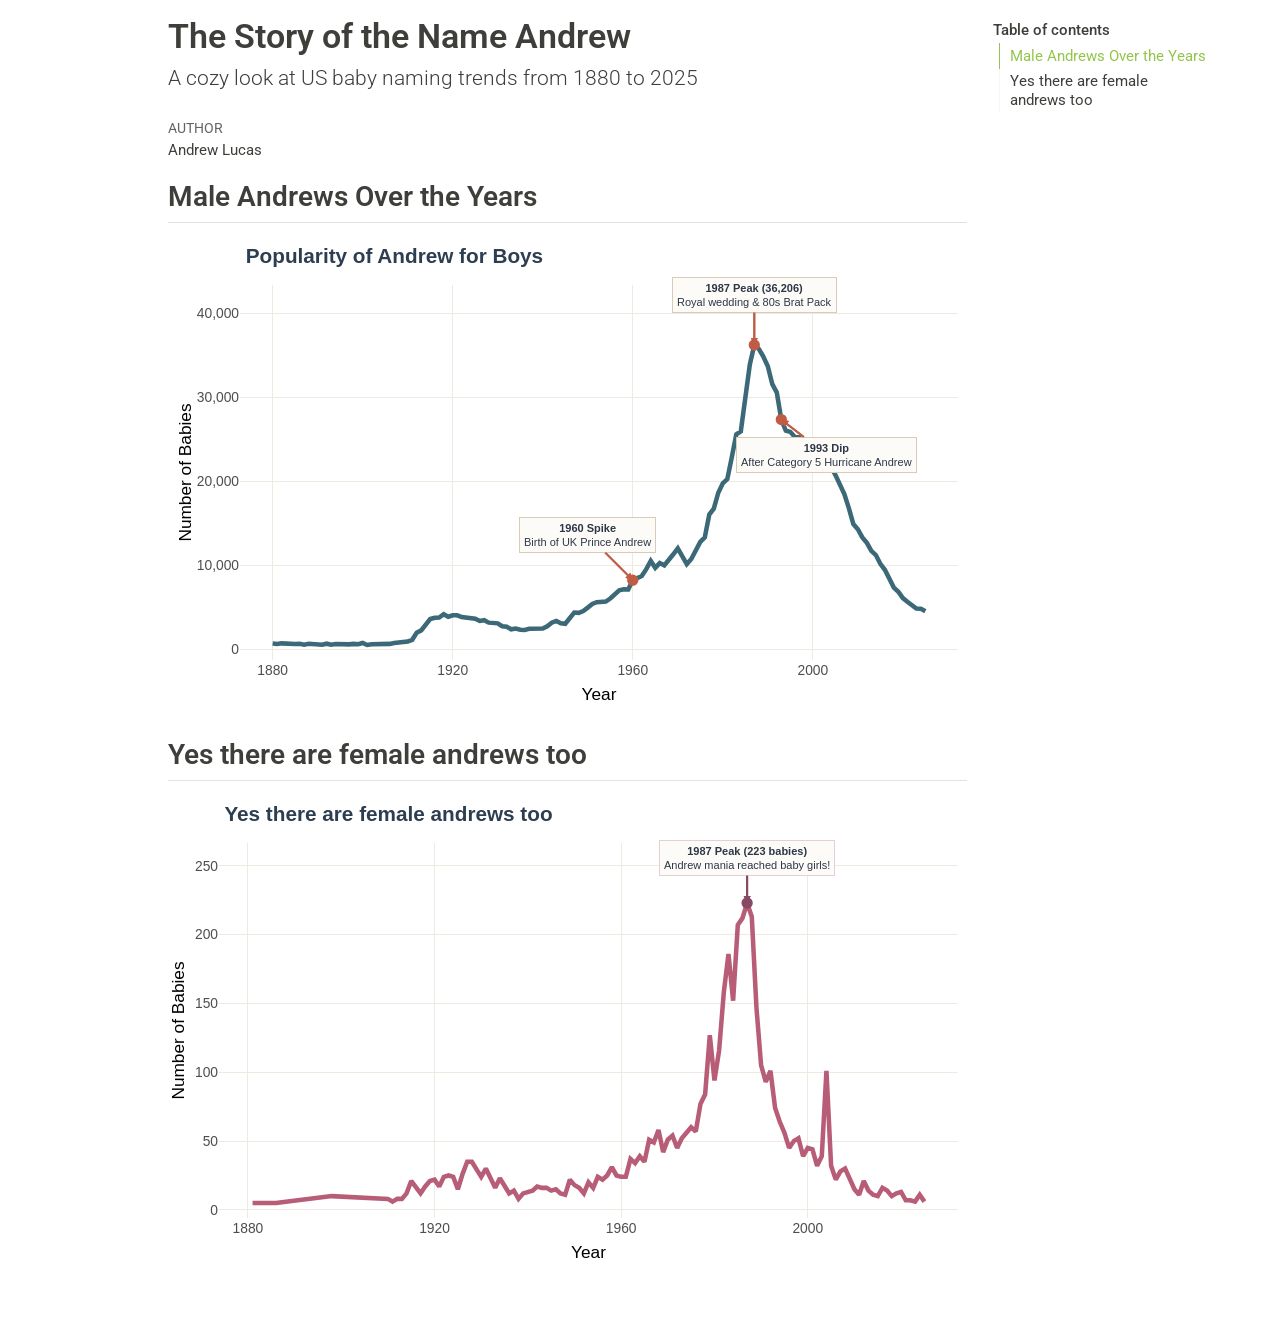
<file: index.html>
<!DOCTYPE html>
<html xmlns="http://www.w3.org/1999/xhtml" lang="en" xml:lang="en"><head>

<meta charset="utf-8">
<meta name="generator" content="quarto-1.10.18">

<meta name="viewport" content="width=device-width, initial-scale=1.0, user-scalable=yes">

<meta name="author" content="Andrew Lucas">

<title>The Story of the Name Andrew</title>
<style>
/* Default styles provided by pandoc.
** See https://pandoc.org/MANUAL.html#variables-for-html for config info.
*/
span.smallcaps{font-variant: small-caps;}
div.columns{display: flex; gap: 1.5em;}
div.column{flex: auto;}
@media screen {
div.columns{gap: min(4vw, 1.5em);}
div.column{overflow-x: auto;}
}
div.hanging-indent{margin-left: 1.5em; text-indent: -1.5em;}
ul.task-list{list-style: none;}
ul.task-list li input[type="checkbox"] {
  width: 0.8em;
  margin: 0 0.8em 0.2em -1em; /* quarto-specific, see https://github.com/quarto-dev/quarto-cli/issues/4556 */ 
  vertical-align: middle;
}
</style>


<script src="analysis_files/libs/clipboard/clipboard.min.js"></script>
<script src="analysis_files/libs/quarto-html/quarto.js" type="module"></script>
<script src="analysis_files/libs/quarto-html/tabsets/tabsets.js" type="module"></script>
<script src="analysis_files/libs/quarto-html/popper.min.js"></script>
<script src="analysis_files/libs/quarto-html/tippy.umd.min.js"></script>
<script src="analysis_files/libs/quarto-html/anchor.min.js"></script>
<link href="analysis_files/libs/quarto-html/tippy.css" rel="stylesheet">
<link href="analysis_files/libs/quarto-html/quarto-syntax-highlighting-64a204ab8560d761af7679ceaba22944.css" rel="stylesheet" id="quarto-text-highlighting-styles">
<script src="analysis_files/libs/bootstrap/bootstrap.min.js"></script>
<link href="analysis_files/libs/bootstrap/bootstrap-icons.css" rel="stylesheet">
<link href="analysis_files/libs/bootstrap/bootstrap-280f39405da972a3a39c595b103afe03.min.css" rel="stylesheet" append-hash="true" id="quarto-bootstrap" data-mode="light">
<link href="analysis_files/libs/htmltools-fill-0.5.9/fill.css" rel="stylesheet">
<script src="analysis_files/libs/htmlwidgets-1.6.4/htmlwidgets.js"></script>
<script src="analysis_files/libs/plotly-binding-4.12.1/plotly.js"></script>
<script src="analysis_files/libs/typedarray-0.1/typedarray.min.js"></script>
<script src="analysis_files/libs/jquery-3.5.1/jquery.min.js"></script>
<link href="analysis_files/libs/crosstalk-1.2.2/css/crosstalk.min.css" rel="stylesheet">
<script src="analysis_files/libs/crosstalk-1.2.2/js/crosstalk.min.js"></script>
<link href="analysis_files/libs/plotly-htmlwidgets-css-2.25.2/plotly-htmlwidgets.css" rel="stylesheet">
<script src="analysis_files/libs/plotly-main-2.25.2/plotly-latest.min.js"></script>


</head>

<body class="quarto-light">

<div id="quarto-content" class="page-columns page-rows-contents page-layout-article">
<div id="quarto-margin-sidebar" class="sidebar margin-sidebar">
  <nav id="TOC" role="doc-toc" class="toc-active">
    <h2 id="toc-title">Table of contents</h2>
   
  <ul>
  <li><a href="#male-andrews-over-the-years" id="toc-male-andrews-over-the-years" class="nav-link active" data-scroll-target="#male-andrews-over-the-years">Male Andrews Over the Years</a></li>
  <li><a href="#yes-there-are-female-andrews-too" id="toc-yes-there-are-female-andrews-too" class="nav-link" data-scroll-target="#yes-there-are-female-andrews-too">Yes there are female andrews too</a></li>
  </ul>
</nav>
</div>
<main class="content" id="quarto-document-content">

<header id="title-block-header" class="quarto-title-block default">
<div class="quarto-title">
<h1 class="title">The Story of the Name Andrew</h1>
<p class="subtitle lead">A cozy look at US baby naming trends from 1880 to 2025</p>
</div>



<div class="quarto-title-meta">

    <div>
    <div class="quarto-title-meta-heading">Author</div>
    <div class="quarto-title-meta-contents">
             <p>Andrew Lucas </p>
          </div>
  </div>
    
  
    
  </div>
  


</header>


<section id="male-andrews-over-the-years" class="level2">
<h2 class="anchored" data-anchor-id="male-andrews-over-the-years">Male Andrews Over the Years</h2>
<div class="cell">
<div class="cell-output-display">
<div class="plotly html-widget html-fill-item" id="htmlwidget-26d8f335af2c1f172342" style="width:100%;height:464px;"></div>
<script type="application/json" data-for="htmlwidget-26d8f335af2c1f172342">{"x":{"data":[{"x":[1880,1881,1882,1883,1884,1885,1886,1887,1888,1889,1890,1891,1892,1893,1894,1895,1896,1897,1898,1899,1900,1901,1902,1903,1904,1905,1906,1907,1908,1909,1910,1911,1912,1913,1914,1915,1916,1917,1918,1919,1920,1921,1922,1923,1924,1925,1926,1927,1928,1929,1930,1931,1932,1933,1934,1935,1936,1937,1938,1939,1940,1941,1942,1943,1944,1945,1946,1947,1948,1949,1950,1951,1952,1953,1954,1955,1956,1957,1958,1959,1960,1961,1962,1963,1964,1965,1966,1967,1968,1969,1970,1971,1972,1973,1974,1975,1976,1977,1978,1979,1980,1981,1982,1983,1984,1985,1986,1987,1988,1989,1990,1991,1992,1993,1994,1995,1996,1997,1998,1999,2000,2001,2002,2003,2004,2005,2006,2007,2008,2009,2010,2011,2012,2013,2014,2015,2016,2017,2018,2019,2020,2021,2022,2023,2024,2025],"y":[644,588,673,623,616,599,614,520,615,561,575,521,637,520,594,562,566,555,611,578,718,479,558,550,546,619,611,708,722,766,884,1098,1946,2222,2965,3573,3723,3752,4138,3851,4026,4015,3803,3748,3744,3617,3344,3437,3142,3076,3056,2714,2645,2344,2443,2291,2276,2405,2411,2440,2431,2708,3142,3352,3056,3007,3758,4346,4305,4513,4932,5373,5572,5626,5653,6012,6603,6997,7115,7089,8201,8483,8697,9514,10494,9673,10235,9967,10563,11282,11989,10911,10111,10728,11778,12756,13301,16017,16720,18618,19730,20232,22833,25559,25916,30178,33858,36206,35745,34817,33673,31539,30542,27326,26019,25860,25244,25208,23664,23866,23658,22422,22037,22162,21717,20742,19733,18461,16779,14877,14269,13297,12643,11684,11189,10147,9437,8290,7315,6815,6068,5623,5168,4812,4791,4497],"text":["<b>Year:<\/b> 1880<br><b>Babies:<\/b> 644","<b>Year:<\/b> 1881<br><b>Babies:<\/b> 588","<b>Year:<\/b> 1882<br><b>Babies:<\/b> 673","<b>Year:<\/b> 1883<br><b>Babies:<\/b> 623","<b>Year:<\/b> 1884<br><b>Babies:<\/b> 616","<b>Year:<\/b> 1885<br><b>Babies:<\/b> 599","<b>Year:<\/b> 1886<br><b>Babies:<\/b> 614","<b>Year:<\/b> 1887<br><b>Babies:<\/b> 520","<b>Year:<\/b> 1888<br><b>Babies:<\/b> 615","<b>Year:<\/b> 1889<br><b>Babies:<\/b> 561","<b>Year:<\/b> 1890<br><b>Babies:<\/b> 575","<b>Year:<\/b> 1891<br><b>Babies:<\/b> 521","<b>Year:<\/b> 1892<br><b>Babies:<\/b> 637","<b>Year:<\/b> 1893<br><b>Babies:<\/b> 520","<b>Year:<\/b> 1894<br><b>Babies:<\/b> 594","<b>Year:<\/b> 1895<br><b>Babies:<\/b> 562","<b>Year:<\/b> 1896<br><b>Babies:<\/b> 566","<b>Year:<\/b> 1897<br><b>Babies:<\/b> 555","<b>Year:<\/b> 1898<br><b>Babies:<\/b> 611","<b>Year:<\/b> 1899<br><b>Babies:<\/b> 578","<b>Year:<\/b> 1900<br><b>Babies:<\/b> 718","<b>Year:<\/b> 1901<br><b>Babies:<\/b> 479","<b>Year:<\/b> 1902<br><b>Babies:<\/b> 558","<b>Year:<\/b> 1903<br><b>Babies:<\/b> 550","<b>Year:<\/b> 1904<br><b>Babies:<\/b> 546","<b>Year:<\/b> 1905<br><b>Babies:<\/b> 619","<b>Year:<\/b> 1906<br><b>Babies:<\/b> 611","<b>Year:<\/b> 1907<br><b>Babies:<\/b> 708","<b>Year:<\/b> 1908<br><b>Babies:<\/b> 722","<b>Year:<\/b> 1909<br><b>Babies:<\/b> 766","<b>Year:<\/b> 1910<br><b>Babies:<\/b> 884","<b>Year:<\/b> 1911<br><b>Babies:<\/b> 1,098","<b>Year:<\/b> 1912<br><b>Babies:<\/b> 1,946","<b>Year:<\/b> 1913<br><b>Babies:<\/b> 2,222","<b>Year:<\/b> 1914<br><b>Babies:<\/b> 2,965","<b>Year:<\/b> 1915<br><b>Babies:<\/b> 3,573","<b>Year:<\/b> 1916<br><b>Babies:<\/b> 3,723","<b>Year:<\/b> 1917<br><b>Babies:<\/b> 3,752","<b>Year:<\/b> 1918<br><b>Babies:<\/b> 4,138","<b>Year:<\/b> 1919<br><b>Babies:<\/b> 3,851","<b>Year:<\/b> 1920<br><b>Babies:<\/b> 4,026","<b>Year:<\/b> 1921<br><b>Babies:<\/b> 4,015","<b>Year:<\/b> 1922<br><b>Babies:<\/b> 3,803","<b>Year:<\/b> 1923<br><b>Babies:<\/b> 3,748","<b>Year:<\/b> 1924<br><b>Babies:<\/b> 3,744","<b>Year:<\/b> 1925<br><b>Babies:<\/b> 3,617","<b>Year:<\/b> 1926<br><b>Babies:<\/b> 3,344","<b>Year:<\/b> 1927<br><b>Babies:<\/b> 3,437","<b>Year:<\/b> 1928<br><b>Babies:<\/b> 3,142","<b>Year:<\/b> 1929<br><b>Babies:<\/b> 3,076","<b>Year:<\/b> 1930<br><b>Babies:<\/b> 3,056","<b>Year:<\/b> 1931<br><b>Babies:<\/b> 2,714","<b>Year:<\/b> 1932<br><b>Babies:<\/b> 2,645","<b>Year:<\/b> 1933<br><b>Babies:<\/b> 2,344","<b>Year:<\/b> 1934<br><b>Babies:<\/b> 2,443","<b>Year:<\/b> 1935<br><b>Babies:<\/b> 2,291","<b>Year:<\/b> 1936<br><b>Babies:<\/b> 2,276","<b>Year:<\/b> 1937<br><b>Babies:<\/b> 2,405","<b>Year:<\/b> 1938<br><b>Babies:<\/b> 2,411","<b>Year:<\/b> 1939<br><b>Babies:<\/b> 2,440","<b>Year:<\/b> 1940<br><b>Babies:<\/b> 2,431","<b>Year:<\/b> 1941<br><b>Babies:<\/b> 2,708","<b>Year:<\/b> 1942<br><b>Babies:<\/b> 3,142","<b>Year:<\/b> 1943<br><b>Babies:<\/b> 3,352","<b>Year:<\/b> 1944<br><b>Babies:<\/b> 3,056","<b>Year:<\/b> 1945<br><b>Babies:<\/b> 3,007","<b>Year:<\/b> 1946<br><b>Babies:<\/b> 3,758","<b>Year:<\/b> 1947<br><b>Babies:<\/b> 4,346","<b>Year:<\/b> 1948<br><b>Babies:<\/b> 4,305","<b>Year:<\/b> 1949<br><b>Babies:<\/b> 4,513","<b>Year:<\/b> 1950<br><b>Babies:<\/b> 4,932","<b>Year:<\/b> 1951<br><b>Babies:<\/b> 5,373","<b>Year:<\/b> 1952<br><b>Babies:<\/b> 5,572","<b>Year:<\/b> 1953<br><b>Babies:<\/b> 5,626","<b>Year:<\/b> 1954<br><b>Babies:<\/b> 5,653","<b>Year:<\/b> 1955<br><b>Babies:<\/b> 6,012","<b>Year:<\/b> 1956<br><b>Babies:<\/b> 6,603","<b>Year:<\/b> 1957<br><b>Babies:<\/b> 6,997","<b>Year:<\/b> 1958<br><b>Babies:<\/b> 7,115","<b>Year:<\/b> 1959<br><b>Babies:<\/b> 7,089","<b>Year:<\/b> 1960<br><b>Babies:<\/b> 8,201","<b>Year:<\/b> 1961<br><b>Babies:<\/b> 8,483","<b>Year:<\/b> 1962<br><b>Babies:<\/b> 8,697","<b>Year:<\/b> 1963<br><b>Babies:<\/b> 9,514","<b>Year:<\/b> 1964<br><b>Babies:<\/b> 10,494","<b>Year:<\/b> 1965<br><b>Babies:<\/b> 9,673","<b>Year:<\/b> 1966<br><b>Babies:<\/b> 10,235","<b>Year:<\/b> 1967<br><b>Babies:<\/b> 9,967","<b>Year:<\/b> 1968<br><b>Babies:<\/b> 10,563","<b>Year:<\/b> 1969<br><b>Babies:<\/b> 11,282","<b>Year:<\/b> 1970<br><b>Babies:<\/b> 11,989","<b>Year:<\/b> 1971<br><b>Babies:<\/b> 10,911","<b>Year:<\/b> 1972<br><b>Babies:<\/b> 10,111","<b>Year:<\/b> 1973<br><b>Babies:<\/b> 10,728","<b>Year:<\/b> 1974<br><b>Babies:<\/b> 11,778","<b>Year:<\/b> 1975<br><b>Babies:<\/b> 12,756","<b>Year:<\/b> 1976<br><b>Babies:<\/b> 13,301","<b>Year:<\/b> 1977<br><b>Babies:<\/b> 16,017","<b>Year:<\/b> 1978<br><b>Babies:<\/b> 16,720","<b>Year:<\/b> 1979<br><b>Babies:<\/b> 18,618","<b>Year:<\/b> 1980<br><b>Babies:<\/b> 19,730","<b>Year:<\/b> 1981<br><b>Babies:<\/b> 20,232","<b>Year:<\/b> 1982<br><b>Babies:<\/b> 22,833","<b>Year:<\/b> 1983<br><b>Babies:<\/b> 25,559","<b>Year:<\/b> 1984<br><b>Babies:<\/b> 25,916","<b>Year:<\/b> 1985<br><b>Babies:<\/b> 30,178","<b>Year:<\/b> 1986<br><b>Babies:<\/b> 33,858","<b>Year:<\/b> 1987<br><b>Babies:<\/b> 36,206","<b>Year:<\/b> 1988<br><b>Babies:<\/b> 35,745","<b>Year:<\/b> 1989<br><b>Babies:<\/b> 34,817","<b>Year:<\/b> 1990<br><b>Babies:<\/b> 33,673","<b>Year:<\/b> 1991<br><b>Babies:<\/b> 31,539","<b>Year:<\/b> 1992<br><b>Babies:<\/b> 30,542","<b>Year:<\/b> 1993<br><b>Babies:<\/b> 27,326","<b>Year:<\/b> 1994<br><b>Babies:<\/b> 26,019","<b>Year:<\/b> 1995<br><b>Babies:<\/b> 25,860","<b>Year:<\/b> 1996<br><b>Babies:<\/b> 25,244","<b>Year:<\/b> 1997<br><b>Babies:<\/b> 25,208","<b>Year:<\/b> 1998<br><b>Babies:<\/b> 23,664","<b>Year:<\/b> 1999<br><b>Babies:<\/b> 23,866","<b>Year:<\/b> 2000<br><b>Babies:<\/b> 23,658","<b>Year:<\/b> 2001<br><b>Babies:<\/b> 22,422","<b>Year:<\/b> 2002<br><b>Babies:<\/b> 22,037","<b>Year:<\/b> 2003<br><b>Babies:<\/b> 22,162","<b>Year:<\/b> 2004<br><b>Babies:<\/b> 21,717","<b>Year:<\/b> 2005<br><b>Babies:<\/b> 20,742","<b>Year:<\/b> 2006<br><b>Babies:<\/b> 19,733","<b>Year:<\/b> 2007<br><b>Babies:<\/b> 18,461","<b>Year:<\/b> 2008<br><b>Babies:<\/b> 16,779","<b>Year:<\/b> 2009<br><b>Babies:<\/b> 14,877","<b>Year:<\/b> 2010<br><b>Babies:<\/b> 14,269","<b>Year:<\/b> 2011<br><b>Babies:<\/b> 13,297","<b>Year:<\/b> 2012<br><b>Babies:<\/b> 12,643","<b>Year:<\/b> 2013<br><b>Babies:<\/b> 11,684","<b>Year:<\/b> 2014<br><b>Babies:<\/b> 11,189","<b>Year:<\/b> 2015<br><b>Babies:<\/b> 10,147","<b>Year:<\/b> 2016<br><b>Babies:<\/b> 9,437","<b>Year:<\/b> 2017<br><b>Babies:<\/b> 8,290","<b>Year:<\/b> 2018<br><b>Babies:<\/b> 7,315","<b>Year:<\/b> 2019<br><b>Babies:<\/b> 6,815","<b>Year:<\/b> 2020<br><b>Babies:<\/b> 6,068","<b>Year:<\/b> 2021<br><b>Babies:<\/b> 5,623","<b>Year:<\/b> 2022<br><b>Babies:<\/b> 5,168","<b>Year:<\/b> 2023<br><b>Babies:<\/b> 4,812","<b>Year:<\/b> 2024<br><b>Babies:<\/b> 4,791","<b>Year:<\/b> 2025<br><b>Babies:<\/b> 4,497"],"type":"scatter","mode":"lines","line":{"width":4.5354330708661417,"color":"rgba(59,105,120,1)","dash":"solid"},"hoveron":"points","showlegend":false,"xaxis":"x","yaxis":"y","hoverinfo":"text","frame":null},{"x":[1960,1987,1993],"y":[8201,36206,27326],"text":["<b>Year:<\/b> 1960<br><b>Babies:<\/b> 8,201","<b>Year:<\/b> 1987<br><b>Babies:<\/b> 36,206","<b>Year:<\/b> 1993<br><b>Babies:<\/b> 27,326"],"type":"scatter","mode":"markers","marker":{"autocolorscale":false,"color":"rgba(192,92,70,1)","opacity":1,"size":9.4488188976377963,"symbol":"circle","line":{"width":1.8897637795275593,"color":"rgba(192,92,70,1)"}},"hoveron":"points","showlegend":false,"xaxis":"x","yaxis":"y","hoverinfo":"text","frame":null}],"layout":{"margin":{"t":45.356579493565803,"r":8.6342880863428828,"b":44.034869240348698,"l":71.664591116645923},"paper_bgcolor":"rgba(255,255,255,1)","font":{"color":"rgba(0,0,0,1)","family":"","size":17.268576172685762},"title":{"text":"<b> Popularity of Andrew for Boys <\/b>","font":{"color":"rgba(44,62,80,1)","family":"","size":20.722291407222919},"x":0,"xref":"paper"},"xaxis":{"domain":[0,1],"automargin":true,"type":"linear","autorange":false,"range":[1872.75,2032.25],"tickmode":"array","ticktext":["1880","1920","1960","2000"],"tickvals":[1880,1920,1960,2000],"categoryorder":"array","categoryarray":["1880","1920","1960","2000"],"nticks":null,"ticks":"","tickcolor":null,"ticklen":4.3171440431714405,"tickwidth":0,"showticklabels":true,"tickfont":{"color":"rgba(77,77,77,1)","family":"","size":13.814860938148611},"tickangle":-0,"showline":false,"linecolor":null,"linewidth":0,"showgrid":true,"gridcolor":"rgba(237,234,225,1)","gridwidth":0.78493528057662576,"zeroline":false,"anchor":"y","title":{"text":"Year","font":{"color":"rgba(0,0,0,1)","family":"","size":17.268576172685762}},"hoverformat":".2f"},"yaxis":{"domain":[0,1],"automargin":true,"type":"linear","autorange":false,"range":[-1307.3500000000001,43351.400000000001],"tickmode":"array","ticktext":["0","10,000","20,000","30,000","40,000"],"tickvals":[0,10000,20000,30000,40000],"categoryorder":"array","categoryarray":["0","10,000","20,000","30,000","40,000"],"nticks":null,"ticks":"","tickcolor":null,"ticklen":4.3171440431714414,"tickwidth":0,"showticklabels":true,"tickfont":{"color":"rgba(77,77,77,1)","family":"","size":13.814860938148611},"tickangle":-0,"showline":false,"linecolor":null,"linewidth":0,"showgrid":true,"gridcolor":"rgba(237,234,225,1)","gridwidth":0.78493528057662576,"zeroline":false,"anchor":"x","title":{"text":"Number of Babies","font":{"color":"rgba(0,0,0,1)","family":"","size":17.268576172685762}},"hoverformat":".2f"},"shapes":[],"showlegend":false,"legend":{"bgcolor":null,"bordercolor":null,"borderwidth":0,"font":{"color":"rgba(0,0,0,1)","family":"","size":13.814860938148611}},"hovermode":"closest","barmode":"relative","annotations":[{"text":"<b>1960 Spike<\/b><br>Birth of UK Prince Andrew","x":1960,"y":8201,"showarrow":true,"arrowhead":2,"arrowsize":0.69999999999999996,"arrowcolor":"#c05c46","ax":-45,"ay":-45,"bgcolor":"#fdfbf7","bordercolor":"#d9cbb8","borderwidth":1,"borderpad":4,"font":{"size":11,"color":"#2d3748"}},{"text":"<b>1960 Spike<\/b><br>Birth of UK Prince Andrew","x":1960,"y":8201,"showarrow":true,"arrowhead":2,"arrowsize":0.69999999999999996,"arrowcolor":"#c05c46","ax":-45,"ay":-45,"bgcolor":"#fdfbf7","bordercolor":"#d9cbb8","borderwidth":1,"borderpad":4,"font":{"size":11,"color":"#2d3748"}},{"text":"<b>1987 Peak (36,206)<\/b><br>Royal wedding & 80s Brat Pack","x":1987,"y":36206,"showarrow":true,"arrowhead":2,"arrowsize":0.69999999999999996,"arrowcolor":"#c05c46","ax":0,"ay":-50,"bgcolor":"#fdfbf7","bordercolor":"#d9cbb8","borderwidth":1,"borderpad":4,"font":{"size":11,"color":"#2d3748"}},{"text":"<b>1987 Peak (36,206)<\/b><br>Royal wedding & 80s Brat Pack","x":1987,"y":36206,"showarrow":true,"arrowhead":2,"arrowsize":0.69999999999999996,"arrowcolor":"#c05c46","ax":0,"ay":-50,"bgcolor":"#fdfbf7","bordercolor":"#d9cbb8","borderwidth":1,"borderpad":4,"font":{"size":11,"color":"#2d3748"}},{"text":"<b>1993 Dip<\/b><br>After Category 5 Hurricane Andrew","x":1993,"y":27326,"showarrow":true,"arrowhead":2,"arrowsize":0.69999999999999996,"arrowcolor":"#c05c46","ax":45,"ay":35,"bgcolor":"#fdfbf7","bordercolor":"#d9cbb8","borderwidth":1,"borderpad":4,"font":{"size":11,"color":"#2d3748"}},{"text":"<b>1993 Dip<\/b><br>After Category 5 Hurricane Andrew","x":1993,"y":27326,"showarrow":true,"arrowhead":2,"arrowsize":0.69999999999999996,"arrowcolor":"#c05c46","ax":45,"ay":35,"bgcolor":"#fdfbf7","bordercolor":"#d9cbb8","borderwidth":1,"borderpad":4,"font":{"size":11,"color":"#2d3748"}}]},"config":{"doubleClick":"reset","modeBarButtonsToAdd":["hoverclosest","hovercompare"],"showSendToCloud":false},"source":"A","attrs":{"60af39efeb53":{"x":{},"y":{},"text":{},"type":"scatter"},"60af5a2194ad":{"x":{},"y":{},"text":{}}},"cur_data":"60af39efeb53","visdat":{"60af39efeb53":["function (y) ","x"],"60af5a2194ad":["function (y) ","x"]},"highlight":{"on":"plotly_click","persistent":false,"dynamic":false,"selectize":false,"opacityDim":0.20000000000000001,"selected":{"opacity":1},"debounce":0},"shinyEvents":["plotly_hover","plotly_click","plotly_selected","plotly_relayout","plotly_brushed","plotly_brushing","plotly_clickannotation","plotly_doubleclick","plotly_deselect","plotly_afterplot","plotly_sunburstclick"],"base_url":"https://plot.ly"},"evals":[],"jsHooks":[]}</script>
</div>
</div>
</section>
<section id="yes-there-are-female-andrews-too" class="level2">
<h2 class="anchored" data-anchor-id="yes-there-are-female-andrews-too">Yes there are female andrews too</h2>
<div class="cell">
<div class="cell-output-display">
<div class="plotly html-widget html-fill-item" id="htmlwidget-d3a262302bfc8eb0498d" style="width:100%;height:464px;"></div>
<script type="application/json" data-for="htmlwidget-d3a262302bfc8eb0498d">{"x":{"data":[{"x":[1881,1886,1898,1910,1911,1912,1913,1914,1915,1916,1917,1918,1919,1920,1921,1922,1923,1924,1925,1926,1927,1928,1929,1930,1931,1932,1933,1934,1935,1936,1937,1938,1939,1940,1941,1942,1943,1944,1945,1946,1947,1948,1949,1950,1951,1952,1953,1954,1955,1956,1957,1958,1959,1960,1961,1962,1963,1964,1965,1966,1967,1968,1969,1970,1971,1972,1973,1974,1975,1976,1977,1978,1979,1980,1981,1982,1983,1984,1985,1986,1987,1988,1989,1990,1991,1992,1993,1994,1995,1996,1997,1998,1999,2000,2001,2002,2003,2004,2005,2006,2007,2008,2009,2010,2011,2012,2013,2014,2015,2016,2017,2018,2019,2020,2021,2022,2023,2024,2025],"y":[5,5,10,8,6,8,8,12,21,16,12,17,21,22,17,24,25,24,15,26,35,35,29,24,30,23,16,23,17,12,14,8,12,13,14,17,16,16,14,15,12,11,22,18,16,12,20,16,24,22,25,31,25,24,24,37,34,39,35,51,49,58,42,51,54,45,52,56,60,57,77,84,127,94,116,158,186,152,207,212,223,213,147,105,93,101,74,64,56,45,50,52,39,45,44,32,39,101,32,22,28,30,22,15,11,21,14,11,10,16,14,10,12,13,7,7,6,11,6],"text":["<b>Year:<\/b> 1881<br><b>Babies:<\/b> 5","<b>Year:<\/b> 1886<br><b>Babies:<\/b> 5","<b>Year:<\/b> 1898<br><b>Babies:<\/b> 10","<b>Year:<\/b> 1910<br><b>Babies:<\/b> 8","<b>Year:<\/b> 1911<br><b>Babies:<\/b> 6","<b>Year:<\/b> 1912<br><b>Babies:<\/b> 8","<b>Year:<\/b> 1913<br><b>Babies:<\/b> 8","<b>Year:<\/b> 1914<br><b>Babies:<\/b> 12","<b>Year:<\/b> 1915<br><b>Babies:<\/b> 21","<b>Year:<\/b> 1916<br><b>Babies:<\/b> 16","<b>Year:<\/b> 1917<br><b>Babies:<\/b> 12","<b>Year:<\/b> 1918<br><b>Babies:<\/b> 17","<b>Year:<\/b> 1919<br><b>Babies:<\/b> 21","<b>Year:<\/b> 1920<br><b>Babies:<\/b> 22","<b>Year:<\/b> 1921<br><b>Babies:<\/b> 17","<b>Year:<\/b> 1922<br><b>Babies:<\/b> 24","<b>Year:<\/b> 1923<br><b>Babies:<\/b> 25","<b>Year:<\/b> 1924<br><b>Babies:<\/b> 24","<b>Year:<\/b> 1925<br><b>Babies:<\/b> 15","<b>Year:<\/b> 1926<br><b>Babies:<\/b> 26","<b>Year:<\/b> 1927<br><b>Babies:<\/b> 35","<b>Year:<\/b> 1928<br><b>Babies:<\/b> 35","<b>Year:<\/b> 1929<br><b>Babies:<\/b> 29","<b>Year:<\/b> 1930<br><b>Babies:<\/b> 24","<b>Year:<\/b> 1931<br><b>Babies:<\/b> 30","<b>Year:<\/b> 1932<br><b>Babies:<\/b> 23","<b>Year:<\/b> 1933<br><b>Babies:<\/b> 16","<b>Year:<\/b> 1934<br><b>Babies:<\/b> 23","<b>Year:<\/b> 1935<br><b>Babies:<\/b> 17","<b>Year:<\/b> 1936<br><b>Babies:<\/b> 12","<b>Year:<\/b> 1937<br><b>Babies:<\/b> 14","<b>Year:<\/b> 1938<br><b>Babies:<\/b> 8","<b>Year:<\/b> 1939<br><b>Babies:<\/b> 12","<b>Year:<\/b> 1940<br><b>Babies:<\/b> 13","<b>Year:<\/b> 1941<br><b>Babies:<\/b> 14","<b>Year:<\/b> 1942<br><b>Babies:<\/b> 17","<b>Year:<\/b> 1943<br><b>Babies:<\/b> 16","<b>Year:<\/b> 1944<br><b>Babies:<\/b> 16","<b>Year:<\/b> 1945<br><b>Babies:<\/b> 14","<b>Year:<\/b> 1946<br><b>Babies:<\/b> 15","<b>Year:<\/b> 1947<br><b>Babies:<\/b> 12","<b>Year:<\/b> 1948<br><b>Babies:<\/b> 11","<b>Year:<\/b> 1949<br><b>Babies:<\/b> 22","<b>Year:<\/b> 1950<br><b>Babies:<\/b> 18","<b>Year:<\/b> 1951<br><b>Babies:<\/b> 16","<b>Year:<\/b> 1952<br><b>Babies:<\/b> 12","<b>Year:<\/b> 1953<br><b>Babies:<\/b> 20","<b>Year:<\/b> 1954<br><b>Babies:<\/b> 16","<b>Year:<\/b> 1955<br><b>Babies:<\/b> 24","<b>Year:<\/b> 1956<br><b>Babies:<\/b> 22","<b>Year:<\/b> 1957<br><b>Babies:<\/b> 25","<b>Year:<\/b> 1958<br><b>Babies:<\/b> 31","<b>Year:<\/b> 1959<br><b>Babies:<\/b> 25","<b>Year:<\/b> 1960<br><b>Babies:<\/b> 24","<b>Year:<\/b> 1961<br><b>Babies:<\/b> 24","<b>Year:<\/b> 1962<br><b>Babies:<\/b> 37","<b>Year:<\/b> 1963<br><b>Babies:<\/b> 34","<b>Year:<\/b> 1964<br><b>Babies:<\/b> 39","<b>Year:<\/b> 1965<br><b>Babies:<\/b> 35","<b>Year:<\/b> 1966<br><b>Babies:<\/b> 51","<b>Year:<\/b> 1967<br><b>Babies:<\/b> 49","<b>Year:<\/b> 1968<br><b>Babies:<\/b> 58","<b>Year:<\/b> 1969<br><b>Babies:<\/b> 42","<b>Year:<\/b> 1970<br><b>Babies:<\/b> 51","<b>Year:<\/b> 1971<br><b>Babies:<\/b> 54","<b>Year:<\/b> 1972<br><b>Babies:<\/b> 45","<b>Year:<\/b> 1973<br><b>Babies:<\/b> 52","<b>Year:<\/b> 1974<br><b>Babies:<\/b> 56","<b>Year:<\/b> 1975<br><b>Babies:<\/b> 60","<b>Year:<\/b> 1976<br><b>Babies:<\/b> 57","<b>Year:<\/b> 1977<br><b>Babies:<\/b> 77","<b>Year:<\/b> 1978<br><b>Babies:<\/b> 84","<b>Year:<\/b> 1979<br><b>Babies:<\/b> 127","<b>Year:<\/b> 1980<br><b>Babies:<\/b> 94","<b>Year:<\/b> 1981<br><b>Babies:<\/b> 116","<b>Year:<\/b> 1982<br><b>Babies:<\/b> 158","<b>Year:<\/b> 1983<br><b>Babies:<\/b> 186","<b>Year:<\/b> 1984<br><b>Babies:<\/b> 152","<b>Year:<\/b> 1985<br><b>Babies:<\/b> 207","<b>Year:<\/b> 1986<br><b>Babies:<\/b> 212","<b>Year:<\/b> 1987<br><b>Babies:<\/b> 223","<b>Year:<\/b> 1988<br><b>Babies:<\/b> 213","<b>Year:<\/b> 1989<br><b>Babies:<\/b> 147","<b>Year:<\/b> 1990<br><b>Babies:<\/b> 105","<b>Year:<\/b> 1991<br><b>Babies:<\/b> 93","<b>Year:<\/b> 1992<br><b>Babies:<\/b> 101","<b>Year:<\/b> 1993<br><b>Babies:<\/b> 74","<b>Year:<\/b> 1994<br><b>Babies:<\/b> 64","<b>Year:<\/b> 1995<br><b>Babies:<\/b> 56","<b>Year:<\/b> 1996<br><b>Babies:<\/b> 45","<b>Year:<\/b> 1997<br><b>Babies:<\/b> 50","<b>Year:<\/b> 1998<br><b>Babies:<\/b> 52","<b>Year:<\/b> 1999<br><b>Babies:<\/b> 39","<b>Year:<\/b> 2000<br><b>Babies:<\/b> 45","<b>Year:<\/b> 2001<br><b>Babies:<\/b> 44","<b>Year:<\/b> 2002<br><b>Babies:<\/b> 32","<b>Year:<\/b> 2003<br><b>Babies:<\/b> 39","<b>Year:<\/b> 2004<br><b>Babies:<\/b> 101","<b>Year:<\/b> 2005<br><b>Babies:<\/b> 32","<b>Year:<\/b> 2006<br><b>Babies:<\/b> 22","<b>Year:<\/b> 2007<br><b>Babies:<\/b> 28","<b>Year:<\/b> 2008<br><b>Babies:<\/b> 30","<b>Year:<\/b> 2009<br><b>Babies:<\/b> 22","<b>Year:<\/b> 2010<br><b>Babies:<\/b> 15","<b>Year:<\/b> 2011<br><b>Babies:<\/b> 11","<b>Year:<\/b> 2012<br><b>Babies:<\/b> 21","<b>Year:<\/b> 2013<br><b>Babies:<\/b> 14","<b>Year:<\/b> 2014<br><b>Babies:<\/b> 11","<b>Year:<\/b> 2015<br><b>Babies:<\/b> 10","<b>Year:<\/b> 2016<br><b>Babies:<\/b> 16","<b>Year:<\/b> 2017<br><b>Babies:<\/b> 14","<b>Year:<\/b> 2018<br><b>Babies:<\/b> 10","<b>Year:<\/b> 2019<br><b>Babies:<\/b> 12","<b>Year:<\/b> 2020<br><b>Babies:<\/b> 13","<b>Year:<\/b> 2021<br><b>Babies:<\/b> 7","<b>Year:<\/b> 2022<br><b>Babies:<\/b> 7","<b>Year:<\/b> 2023<br><b>Babies:<\/b> 6","<b>Year:<\/b> 2024<br><b>Babies:<\/b> 11","<b>Year:<\/b> 2025<br><b>Babies:<\/b> 6"],"type":"scatter","mode":"lines","line":{"width":4.5354330708661417,"color":"rgba(184,93,119,1)","dash":"solid"},"hoveron":"points","showlegend":false,"xaxis":"x","yaxis":"y","hoverinfo":"text","frame":null},{"x":[1987],"y":[223],"text":"<b>Year:<\/b> 1987<br><b>Babies:<\/b> 223","type":"scatter","mode":"markers","marker":{"autocolorscale":false,"color":"rgba(136,73,100,1)","opacity":1,"size":9.4488188976377963,"symbol":"circle","line":{"width":1.8897637795275593,"color":"rgba(136,73,100,1)"}},"hoveron":"points","showlegend":false,"xaxis":"x","yaxis":"y","hoverinfo":"text","frame":null}],"layout":{"margin":{"t":45.356579493565803,"r":8.6342880863428828,"b":44.034869240348698,"l":50.942299709423011},"paper_bgcolor":"rgba(255,255,255,1)","font":{"color":"rgba(0,0,0,1)","family":"","size":17.268576172685762},"title":{"text":"<b> Yes there are female andrews too <\/b>","font":{"color":"rgba(44,62,80,1)","family":"","size":20.722291407222919},"x":0,"xref":"paper"},"xaxis":{"domain":[0,1],"automargin":true,"type":"linear","autorange":false,"range":[1873.8,2032.2],"tickmode":"array","ticktext":["1880","1920","1960","2000"],"tickvals":[1880,1920,1960,2000],"categoryorder":"array","categoryarray":["1880","1920","1960","2000"],"nticks":null,"ticks":"","tickcolor":null,"ticklen":4.3171440431714405,"tickwidth":0,"showticklabels":true,"tickfont":{"color":"rgba(77,77,77,1)","family":"","size":13.814860938148611},"tickangle":-0,"showline":false,"linecolor":null,"linewidth":0,"showgrid":true,"gridcolor":"rgba(237,234,225,1)","gridwidth":0.78493528057662576,"zeroline":false,"anchor":"y","title":{"text":"Year","font":{"color":"rgba(0,0,0,1)","family":"","size":17.268576172685762}},"hoverformat":".2f"},"yaxis":{"domain":[0,1],"automargin":true,"type":"linear","autorange":false,"range":[-5.9000000000000004,266.60000000000002],"tickmode":"array","ticktext":["0","50","100","150","200","250"],"tickvals":[0,50,100,150,200.00000000000003,250],"categoryorder":"array","categoryarray":["0","50","100","150","200","250"],"nticks":null,"ticks":"","tickcolor":null,"ticklen":4.3171440431714414,"tickwidth":0,"showticklabels":true,"tickfont":{"color":"rgba(77,77,77,1)","family":"","size":13.814860938148611},"tickangle":-0,"showline":false,"linecolor":null,"linewidth":0,"showgrid":true,"gridcolor":"rgba(237,234,225,1)","gridwidth":0.78493528057662576,"zeroline":false,"anchor":"x","title":{"text":"Number of Babies","font":{"color":"rgba(0,0,0,1)","family":"","size":17.268576172685762}},"hoverformat":".2f"},"shapes":[],"showlegend":false,"legend":{"bgcolor":null,"bordercolor":null,"borderwidth":0,"font":{"color":"rgba(0,0,0,1)","family":"","size":13.814860938148611}},"hovermode":"closest","barmode":"relative","annotations":[{"text":"<b>1987 Peak (223 babies)<\/b><br>Andrew mania reached baby girls!","x":1987,"y":223,"showarrow":true,"arrowhead":2,"arrowsize":0.69999999999999996,"arrowcolor":"#884964","ax":0,"ay":-45,"bgcolor":"#fdfbf7","bordercolor":"#e5cfd6","borderwidth":1,"borderpad":4,"font":{"size":11,"color":"#2d3748"}},{"text":"<b>1987 Peak (223 babies)<\/b><br>Andrew mania reached baby girls!","x":1987,"y":223,"showarrow":true,"arrowhead":2,"arrowsize":0.69999999999999996,"arrowcolor":"#884964","ax":0,"ay":-45,"bgcolor":"#fdfbf7","bordercolor":"#e5cfd6","borderwidth":1,"borderpad":4,"font":{"size":11,"color":"#2d3748"}}]},"config":{"doubleClick":"reset","modeBarButtonsToAdd":["hoverclosest","hovercompare"],"showSendToCloud":false},"source":"A","attrs":{"60af1b192448":{"x":{},"y":{},"text":{},"type":"scatter"},"60af49210aa9":{"x":{},"y":{},"text":{}}},"cur_data":"60af1b192448","visdat":{"60af1b192448":["function (y) ","x"],"60af49210aa9":["function (y) ","x"]},"highlight":{"on":"plotly_click","persistent":false,"dynamic":false,"selectize":false,"opacityDim":0.20000000000000001,"selected":{"opacity":1},"debounce":0},"shinyEvents":["plotly_hover","plotly_click","plotly_selected","plotly_relayout","plotly_brushed","plotly_brushing","plotly_clickannotation","plotly_doubleclick","plotly_deselect","plotly_afterplot","plotly_sunburstclick"],"base_url":"https://plot.ly"},"evals":[],"jsHooks":[]}</script>
</div>
</div>
</section>

</main>
<!-- /main column -->
<script id="quarto-html-after-body" type="application/javascript">
  window.document.addEventListener("DOMContentLoaded", function (event) {
    const icon = "";
    const anchorJS = new window.AnchorJS();
    anchorJS.options = {
      placement: 'right',
      icon: icon
    };
    anchorJS.add('.anchored');
    const isCodeAnnotation = (el) => {
      for (const clz of el.classList) {
        if (clz.startsWith('code-annotation-')) {                     
          return true;
        }
      }
      return false;
    }
    const onCopySuccess = function(e) {
      // button target
      const button = e.trigger;
      // don't keep focus
      button.blur();
      // flash "checked"
      button.classList.add('code-copy-button-checked');
      var currentTitle = button.getAttribute("title");
      button.setAttribute("title", "Copied!");
      let tooltip;
      if (window.bootstrap) {
        button.setAttribute("data-bs-toggle", "tooltip");
        button.setAttribute("data-bs-placement", "left");
        button.setAttribute("data-bs-title", "Copied!");
        tooltip = new bootstrap.Tooltip(button, 
          { trigger: "manual", 
            customClass: "code-copy-button-tooltip",
            offset: [0, -8]});
        tooltip.show();    
      }
      setTimeout(function() {
        if (tooltip) {
          tooltip.hide();
          button.removeAttribute("data-bs-title");
          button.removeAttribute("data-bs-toggle");
          button.removeAttribute("data-bs-placement");
        }
        button.setAttribute("title", currentTitle);
        button.classList.remove('code-copy-button-checked');
      }, 1000);
      // clear code selection
      e.clearSelection();
    }
    const getTextToCopy = function(trigger) {
      const outerScaffold = trigger.parentElement.cloneNode(true);
      const codeEl = outerScaffold.querySelector('code');
      for (const childEl of codeEl.children) {
        if (isCodeAnnotation(childEl)) {
          childEl.remove();
        }
      }
      return codeEl.innerText;
    }
    const clipboard = new window.ClipboardJS('.code-copy-button:not([data-in-quarto-modal])', {
      text: getTextToCopy
    });
    clipboard.on('success', onCopySuccess);
    if (window.document.getElementById('quarto-embedded-source-code-modal')) {
      const clipboardModal = new window.ClipboardJS('.code-copy-button[data-in-quarto-modal]', {
        text: getTextToCopy,
        container: window.document.getElementById('quarto-embedded-source-code-modal')
      });
      clipboardModal.on('success', onCopySuccess);
    }
      var localhostRegex = new RegExp(/^(?:http|https):\/\/localhost\:?[0-9]*\//);
      var mailtoRegex = new RegExp(/^mailto:/);
        var filterRegex = new RegExp('/' + window.location.host + '/');
      var isInternal = (href) => {
          return filterRegex.test(href) || localhostRegex.test(href) || mailtoRegex.test(href);
      }
      // Inspect non-navigation links and adorn them if external
     var links = window.document.querySelectorAll('a[href]:not(.nav-link):not(.navbar-brand):not(.toc-action):not(.sidebar-link):not(.sidebar-item-toggle):not(.pagination-link):not(.no-external):not([aria-hidden]):not(.dropdown-item):not(.quarto-navigation-tool):not(.about-link)');
      for (var i=0; i<links.length; i++) {
        const link = links[i];
        if (!isInternal(link.href)) {
          // undo the damage that might have been done by quarto-nav.js in the case of
          // links that we want to consider external
          if (link.dataset.originalHref !== undefined) {
            link.href = link.dataset.originalHref;
          }
        }
      }
    function tippyHover(el, contentFn, onTriggerFn, onUntriggerFn) {
      const config = {
        allowHTML: true,
        maxWidth: 500,
        delay: 100,
        arrow: false,
        appendTo: function(el) {
            return el.parentElement;
        },
        interactive: true,
        interactiveBorder: 10,
        theme: 'quarto',
        placement: 'bottom-start',
      };
      if (contentFn) {
        config.content = contentFn;
      }
      if (onTriggerFn) {
        config.onTrigger = onTriggerFn;
      }
      if (onUntriggerFn) {
        config.onUntrigger = onUntriggerFn;
      }
      window.tippy(el, config); 
    }
    const noterefs = window.document.querySelectorAll('a[role="doc-noteref"]');
    for (var i=0; i<noterefs.length; i++) {
      const ref = noterefs[i];
      tippyHover(ref, function() {
        // use id or data attribute instead here
        let href = ref.getAttribute('data-footnote-href') || ref.getAttribute('href');
        try { href = new URL(href).hash; } catch {}
        const id = href.replace(/^#\/?/, "");
        const note = window.document.getElementById(id);
        if (note) {
          return note.innerHTML;
        } else {
          return "";
        }
      });
    }
    const xrefs = window.document.querySelectorAll('a.quarto-xref');
    const processXRef = (id, note) => {
      // Strip column container classes
      const stripColumnClz = (el) => {
        el.classList.remove("page-full", "page-columns");
        if (el.children) {
          for (const child of el.children) {
            stripColumnClz(child);
          }
        }
      }
      stripColumnClz(note)
      if (id === null || id.startsWith('sec-')) {
        // Special case sections, only their first couple elements
        const container = document.createElement("div");
        if (note.children && note.children.length > 2) {
          container.appendChild(note.children[0].cloneNode(true));
          for (let i = 1; i < note.children.length; i++) {
            const child = note.children[i];
            if (child.tagName === "P" && child.innerText === "") {
              continue;
            } else {
              container.appendChild(child.cloneNode(true));
              break;
            }
          }
          if (window.Quarto?.typesetMath) {
            window.Quarto.typesetMath(container);
          }
          return container.innerHTML
        } else {
          if (window.Quarto?.typesetMath) {
            window.Quarto.typesetMath(note);
          }
          return note.innerHTML;
        }
      } else {
        // Remove any anchor links if they are present
        const anchorLink = note.querySelector('a.anchorjs-link');
        if (anchorLink) {
          anchorLink.remove();
        }
        if (window.Quarto?.typesetMath) {
          window.Quarto.typesetMath(note);
        }
        if (note.classList.contains("callout")) {
          return note.outerHTML;
        } else {
          return note.innerHTML;
        }
      }
    }
    for (var i=0; i<xrefs.length; i++) {
      const xref = xrefs[i];
      tippyHover(xref, undefined, function(instance) {
        instance.disable();
        let url = xref.getAttribute('href');
        let hash = undefined; 
        if (url.startsWith('#')) {
          hash = url;
        } else {
          try { hash = new URL(url).hash; } catch {}
        }
        if (hash) {
          const id = hash.replace(/^#\/?/, "");
          const note = window.document.getElementById(id);
          if (note !== null) {
            try {
              const html = processXRef(id, note.cloneNode(true));
              instance.setContent(html);
            } finally {
              instance.enable();
              instance.show();
            }
          } else {
            // See if we can fetch this
            fetch(url.split('#')[0])
            .then(res => res.text())
            .then(html => {
              const parser = new DOMParser();
              const htmlDoc = parser.parseFromString(html, "text/html");
              const note = htmlDoc.getElementById(id);
              if (note !== null) {
                const html = processXRef(id, note);
                instance.setContent(html);
              } 
            }).finally(() => {
              instance.enable();
              instance.show();
            });
          }
        } else {
          // See if we can fetch a full url (with no hash to target)
          // This is a special case and we should probably do some content thinning / targeting
          fetch(url)
          .then(res => res.text())
          .then(html => {
            const parser = new DOMParser();
            const htmlDoc = parser.parseFromString(html, "text/html");
            const note = htmlDoc.querySelector('main.content');
            if (note !== null) {
              // This should only happen for chapter cross references
              // (since there is no id in the URL)
              // remove the first header
              if (note.children.length > 0 && note.children[0].tagName === "HEADER") {
                note.children[0].remove();
              }
              const html = processXRef(null, note);
              instance.setContent(html);
            } 
          }).finally(() => {
            instance.enable();
            instance.show();
          });
        }
      }, function(instance) {
      });
    }
        let selectedAnnoteEl;
        const selectorForAnnotation = ( cell, annotation) => {
          let cellAttr = 'data-code-cell="' + cell + '"';
          let lineAttr = 'data-code-annotation="' +  annotation + '"';
          const selector = 'span[' + cellAttr + '][' + lineAttr + ']';
          return selector;
        }
        const selectCodeLines = (annoteEl) => {
          const doc = window.document;
          const targetCell = annoteEl.getAttribute("data-target-cell");
          const targetAnnotation = annoteEl.getAttribute("data-target-annotation");
          const annoteSpan = window.document.querySelector(selectorForAnnotation(targetCell, targetAnnotation));
          const lines = annoteSpan.getAttribute("data-code-lines").split(",");
          const lineIds = lines.map((line) => {
            return targetCell + "-" + line;
          })
          let top = null;
          let height = null;
          let parent = null;
          if (lineIds.length > 0) {
              //compute the position of the single el (top and bottom and make a div)
              const el = window.document.getElementById(lineIds[0]);
              top = el.offsetTop;
              height = el.offsetHeight;
              parent = el.parentElement.parentElement;
            if (lineIds.length > 1) {
              const lastEl = window.document.getElementById(lineIds[lineIds.length - 1]);
              const bottom = lastEl.offsetTop + lastEl.offsetHeight;
              height = bottom - top;
            }
            if (top !== null && height !== null && parent !== null) {
              // cook up a div (if necessary) and position it 
              let div = window.document.getElementById("code-annotation-line-highlight");
              if (div === null) {
                div = window.document.createElement("div");
                div.setAttribute("id", "code-annotation-line-highlight");
                div.style.position = 'absolute';
                parent.appendChild(div);
              }
              div.style.top = top - 2 + "px";
              div.style.height = height + 4 + "px";
              div.style.left = 0;
              let gutterDiv = window.document.getElementById("code-annotation-line-highlight-gutter");
              if (gutterDiv === null) {
                gutterDiv = window.document.createElement("div");
                gutterDiv.setAttribute("id", "code-annotation-line-highlight-gutter");
                gutterDiv.style.position = 'absolute';
                const codeCell = window.document.getElementById(targetCell);
                const gutter = codeCell.querySelector('.code-annotation-gutter');
                gutter.appendChild(gutterDiv);
              }
              gutterDiv.style.top = top - 2 + "px";
              gutterDiv.style.height = height + 4 + "px";
            }
            selectedAnnoteEl = annoteEl;
          }
        };
        const unselectCodeLines = () => {
          const elementsIds = ["code-annotation-line-highlight", "code-annotation-line-highlight-gutter"];
          elementsIds.forEach((elId) => {
            const div = window.document.getElementById(elId);
            if (div) {
              div.remove();
            }
          });
          selectedAnnoteEl = undefined;
        };
          // Handle positioning of the toggle
      window.addEventListener(
        "resize",
        throttle(() => {
          elRect = undefined;
          if (selectedAnnoteEl) {
            selectCodeLines(selectedAnnoteEl);
          }
        }, 10)
      );
      function throttle(fn, ms) {
      let throttle = false;
      let timer;
        return (...args) => {
          if(!throttle) { // first call gets through
              fn.apply(this, args);
              throttle = true;
          } else { // all the others get throttled
              if(timer) clearTimeout(timer); // cancel #2
              timer = setTimeout(() => {
                fn.apply(this, args);
                timer = throttle = false;
              }, ms);
          }
        };
      }
        // Attach click handler to the DT
        const annoteDls = window.document.querySelectorAll('dt[data-target-cell]');
        for (const annoteDlNode of annoteDls) {
          annoteDlNode.addEventListener('click', (event) => {
            const clickedEl = event.target;
            if (clickedEl !== selectedAnnoteEl) {
              unselectCodeLines();
              const activeEl = window.document.querySelector('dt[data-target-cell].code-annotation-active');
              if (activeEl) {
                activeEl.classList.remove('code-annotation-active');
              }
              selectCodeLines(clickedEl);
              clickedEl.classList.add('code-annotation-active');
            } else {
              // Unselect the line
              unselectCodeLines();
              clickedEl.classList.remove('code-annotation-active');
            }
          });
        }
    const findCites = (el) => {
      const parentEl = el.parentElement;
      if (parentEl) {
        const cites = parentEl.dataset.cites;
        if (cites) {
          return {
            el,
            cites: cites.split(' ')
          };
        } else {
          return findCites(el.parentElement)
        }
      } else {
        return undefined;
      }
    };
    var bibliorefs = window.document.querySelectorAll('a[role="doc-biblioref"]');
    for (var i=0; i<bibliorefs.length; i++) {
      const ref = bibliorefs[i];
      const citeInfo = findCites(ref);
      if (citeInfo) {
        tippyHover(citeInfo.el, function() {
          var popup = window.document.createElement('div');
          citeInfo.cites.forEach(function(cite) {
            var citeDiv = window.document.createElement('div');
            citeDiv.classList.add('hanging-indent');
            citeDiv.classList.add('csl-entry');
            var biblioDiv = window.document.getElementById('ref-' + cite);
            if (biblioDiv) {
              citeDiv.innerHTML = biblioDiv.innerHTML;
            }
            popup.appendChild(citeDiv);
          });
          return popup.innerHTML;
        });
      }
    }
  });
  </script>
</div> <!-- /content -->




</body></html>
</file>
<file: analysis_files/libs/quarto-html/tippy.css>
.tippy-box[data-animation=fade][data-state=hidden]{opacity:0}[data-tippy-root]{max-width:calc(100vw - 10px)}.tippy-box{position:relative;background-color:#333;color:#fff;border-radius:4px;font-size:14px;line-height:1.4;white-space:normal;outline:0;transition-property:transform,visibility,opacity}.tippy-box[data-placement^=top]>.tippy-arrow{bottom:0}.tippy-box[data-placement^=top]>.tippy-arrow:before{bottom:-7px;left:0;border-width:8px 8px 0;border-top-color:initial;transform-origin:center top}.tippy-box[data-placement^=bottom]>.tippy-arrow{top:0}.tippy-box[data-placement^=bottom]>.tippy-arrow:before{top:-7px;left:0;border-width:0 8px 8px;border-bottom-color:initial;transform-origin:center bottom}.tippy-box[data-placement^=left]>.tippy-arrow{right:0}.tippy-box[data-placement^=left]>.tippy-arrow:before{border-width:8px 0 8px 8px;border-left-color:initial;right:-7px;transform-origin:center left}.tippy-box[data-placement^=right]>.tippy-arrow{left:0}.tippy-box[data-placement^=right]>.tippy-arrow:before{left:-7px;border-width:8px 8px 8px 0;border-right-color:initial;transform-origin:center right}.tippy-box[data-inertia][data-state=visible]{transition-timing-function:cubic-bezier(.54,1.5,.38,1.11)}.tippy-arrow{width:16px;height:16px;color:#333}.tippy-arrow:before{content:"";position:absolute;border-color:transparent;border-style:solid}.tippy-content{position:relative;padding:5px 9px;z-index:1}
</file>
<file: analysis_files/libs/quarto-html/quarto-syntax-highlighting-64a204ab8560d761af7679ceaba22944.css>
/* quarto syntax highlight colors */
:root {
  --quarto-hl-ot-color: #003B4F;
  --quarto-hl-at-color: #657422;
  --quarto-hl-ss-color: #20794D;
  --quarto-hl-an-color: #5E5E5E;
  --quarto-hl-fu-color: #4758AB;
  --quarto-hl-st-color: #20794D;
  --quarto-hl-cf-color: #003B4F;
  --quarto-hl-op-color: #5E5E5E;
  --quarto-hl-er-color: #AD0000;
  --quarto-hl-bn-color: #AD0000;
  --quarto-hl-al-color: #AD0000;
  --quarto-hl-va-color: #111111;
  --quarto-hl-bu-color: inherit;
  --quarto-hl-ex-color: inherit;
  --quarto-hl-pp-color: #AD0000;
  --quarto-hl-in-color: #5E5E5E;
  --quarto-hl-vs-color: #20794D;
  --quarto-hl-wa-color: #5E5E5E;
  --quarto-hl-do-color: #5E5E5E;
  --quarto-hl-im-color: #00769E;
  --quarto-hl-ch-color: #20794D;
  --quarto-hl-dt-color: #AD0000;
  --quarto-hl-fl-color: #AD0000;
  --quarto-hl-co-color: #5E5E5E;
  --quarto-hl-cv-color: #5E5E5E;
  --quarto-hl-cn-color: #8f5902;
  --quarto-hl-sc-color: #5E5E5E;
  --quarto-hl-dv-color: #AD0000;
  --quarto-hl-kw-color: #003B4F;
}

/* other quarto variables */
:root {
  --quarto-font-monospace: SFMono-Regular, Menlo, Monaco, Consolas, "Liberation Mono", "Courier New", monospace;
}

/* syntax highlight based on Pandoc's rules */
pre > code.sourceCode > span {
  color: #003B4F;
}

code.sourceCode > span {
  color: #003B4F;
}

div.sourceCode,
div.sourceCode pre.sourceCode {
  color: #003B4F;
}

/* Normal */
code span {
  color: #003B4F;
}

/* Alert */
code span.al {
  color: #AD0000;
  font-style: inherit;
}

/* Annotation */
code span.an {
  color: #5E5E5E;
  font-style: inherit;
}

/* Attribute */
code span.at {
  color: #657422;
  font-style: inherit;
}

/* BaseN */
code span.bn {
  color: #AD0000;
  font-style: inherit;
}

/* BuiltIn */
code span.bu {
  font-style: inherit;
}

/* ControlFlow */
code span.cf {
  color: #003B4F;
  font-weight: bold;
  font-style: inherit;
}

/* Char */
code span.ch {
  color: #20794D;
  font-style: inherit;
}

/* Constant */
code span.cn {
  color: #8f5902;
  font-style: inherit;
}

/* Comment */
code span.co {
  color: #5E5E5E;
  font-style: inherit;
}

/* CommentVar */
code span.cv {
  color: #5E5E5E;
  font-style: italic;
}

/* Documentation */
code span.do {
  color: #5E5E5E;
  font-style: italic;
}

/* DataType */
code span.dt {
  color: #AD0000;
  font-style: inherit;
}

/* DecVal */
code span.dv {
  color: #AD0000;
  font-style: inherit;
}

/* Error */
code span.er {
  color: #AD0000;
  font-style: inherit;
}

/* Extension */
code span.ex {
  font-style: inherit;
}

/* Float */
code span.fl {
  color: #AD0000;
  font-style: inherit;
}

/* Function */
code span.fu {
  color: #4758AB;
  font-style: inherit;
}

/* Import */
code span.im {
  color: #00769E;
  font-style: inherit;
}

/* Information */
code span.in {
  color: #5E5E5E;
  font-style: inherit;
}

/* Keyword */
code span.kw {
  color: #003B4F;
  font-weight: bold;
  font-style: inherit;
}

/* Operator */
code span.op {
  color: #5E5E5E;
  font-style: inherit;
}

/* Other */
code span.ot {
  color: #003B4F;
  font-style: inherit;
}

/* Preprocessor */
code span.pp {
  color: #AD0000;
  font-style: inherit;
}

/* SpecialChar */
code span.sc {
  color: #5E5E5E;
  font-style: inherit;
}

/* SpecialString */
code span.ss {
  color: #20794D;
  font-style: inherit;
}

/* String */
code span.st {
  color: #20794D;
  font-style: inherit;
}

/* Variable */
code span.va {
  color: #111111;
  font-style: inherit;
}

/* VerbatimString */
code span.vs {
  color: #20794D;
  font-style: inherit;
}

/* Warning */
code span.wa {
  color: #5E5E5E;
  font-style: italic;
}

.prevent-inlining {
  content: "</";
}

/*# sourceMappingURL=9d8d5bb603a83b8298b89080a598c93b.css.map */
</file>
<file: analysis_files/libs/htmltools-fill-0.5.9/fill.css>
@layer htmltools {
  .html-fill-container {
    display: flex;
    flex-direction: column;
    /* Prevent the container from expanding vertically or horizontally beyond its
    parent's constraints. */
    min-height: 0;
    min-width: 0;
  }
  .html-fill-container > .html-fill-item {
    /* Fill items can grow and shrink freely within
    available vertical space in fillable container */
    flex: 1 1 auto;
    min-height: 0;
    min-width: 0;
  }
  .html-fill-container > :not(.html-fill-item) {
    /* Prevent shrinking or growing of non-fill items */
    flex: 0 0 auto;
  }
}
</file>
<file: analysis_files/libs/plotly-htmlwidgets-css-2.25.2/plotly-htmlwidgets.css>
/*
just here so that plotly works
correctly with ioslides.
see https://github.com/ropensci/plotly/issues/463
*/

slide:not(.current) .plotly.html-widget{
  display: none;
}
</file>
<file: analysis_files/libs/crosstalk-1.2.2/css/crosstalk.min.css>
.container-fluid.crosstalk-bscols{margin-left:-30px;margin-right:-30px;white-space:normal}body>.container-fluid.crosstalk-bscols{margin-left:auto;margin-right:auto}.crosstalk-input-checkboxgroup .crosstalk-options-group .crosstalk-options-column{display:inline-block;padding-right:12px;vertical-align:top}@media only screen and (max-width: 480px){.crosstalk-input-checkboxgroup .crosstalk-options-group .crosstalk-options-column{display:block;padding-right:inherit}}.crosstalk-input{margin-bottom:15px}.crosstalk-input .control-label{margin-bottom:0;vertical-align:middle}.crosstalk-input input[type="checkbox"]{margin:4px 0 0;margin-top:1px;line-height:normal}.crosstalk-input .checkbox{position:relative;display:block;margin-top:10px;margin-bottom:10px}.crosstalk-input .checkbox>label{padding-left:20px;margin-bottom:0;font-weight:400;cursor:pointer}.crosstalk-input .checkbox input[type="checkbox"],.crosstalk-input .checkbox-inline input[type="checkbox"]{position:absolute;margin-top:2px;margin-left:-20px}.crosstalk-input .checkbox+.checkbox{margin-top:-5px}.crosstalk-input .checkbox-inline{position:relative;display:inline-block;padding-left:20px;margin-bottom:0;font-weight:400;vertical-align:middle;cursor:pointer}.crosstalk-input .checkbox-inline+.checkbox-inline{margin-top:0;margin-left:10px}
</file>
